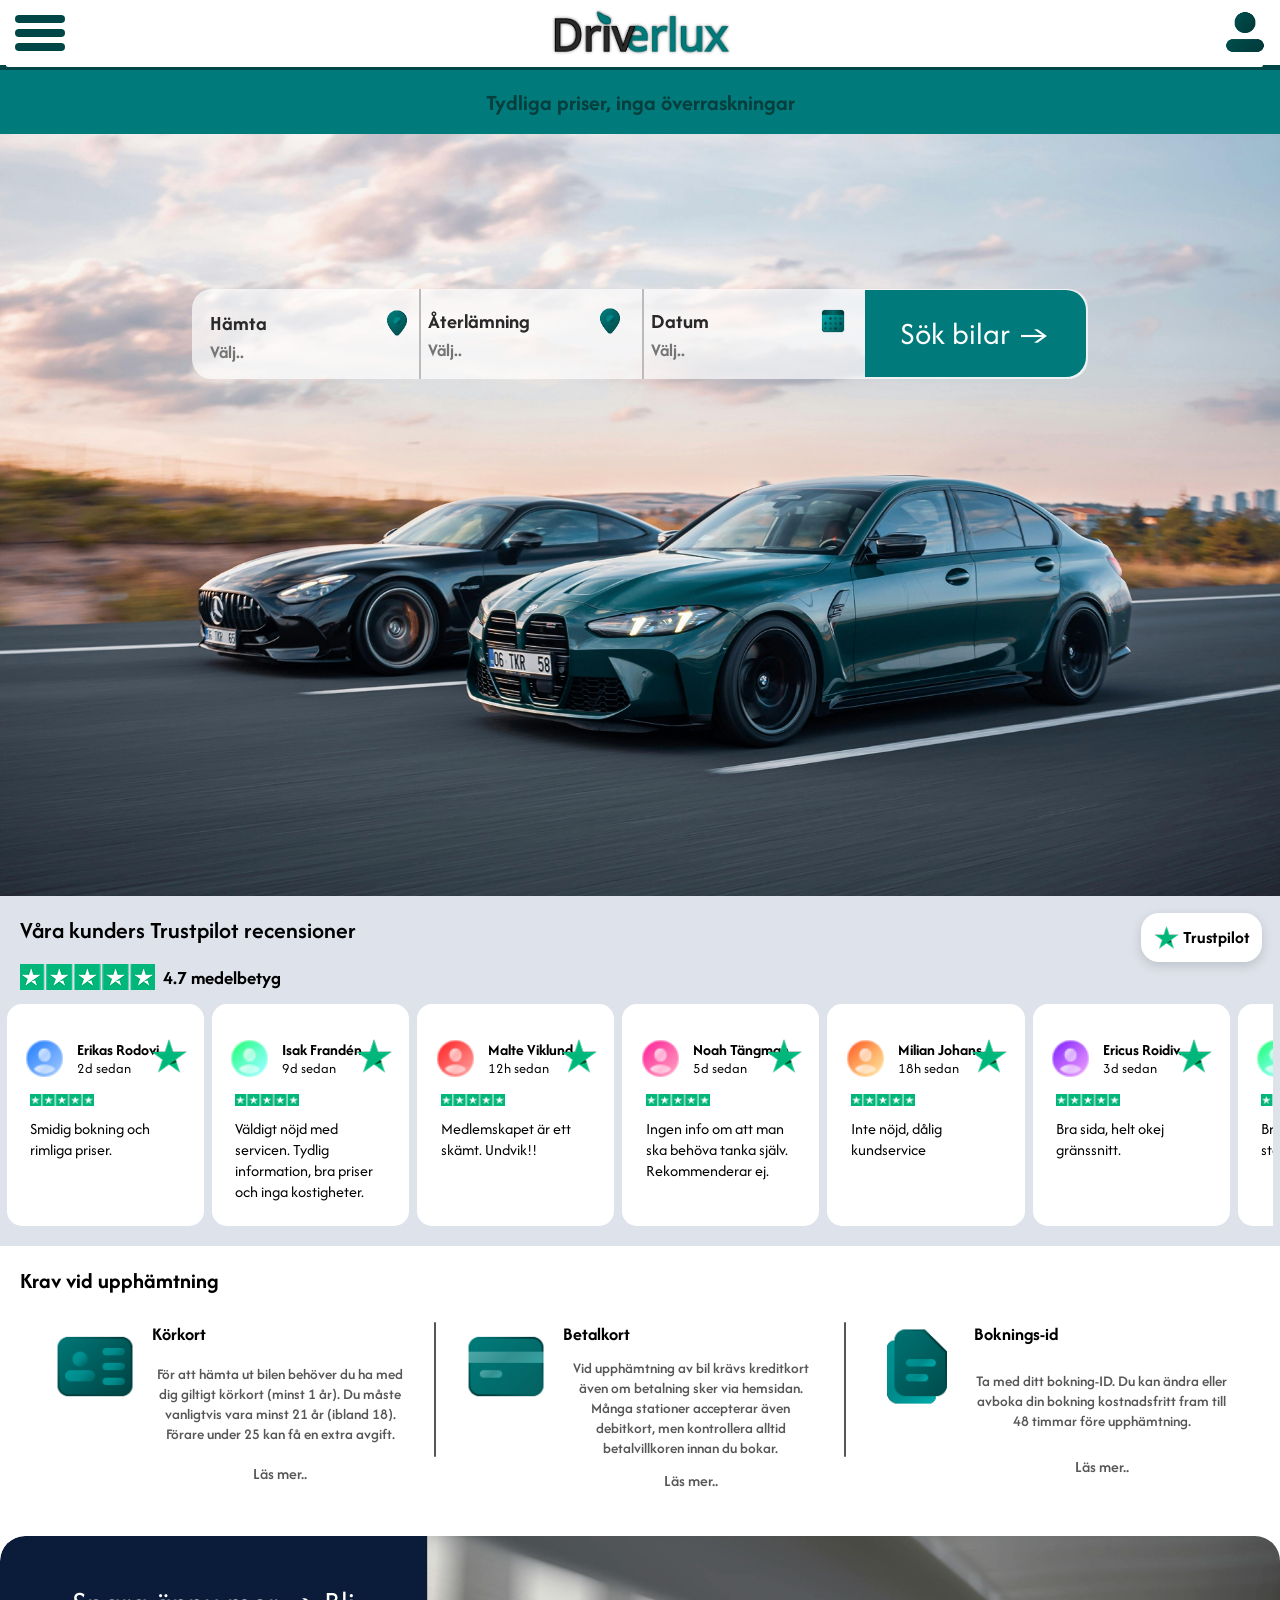
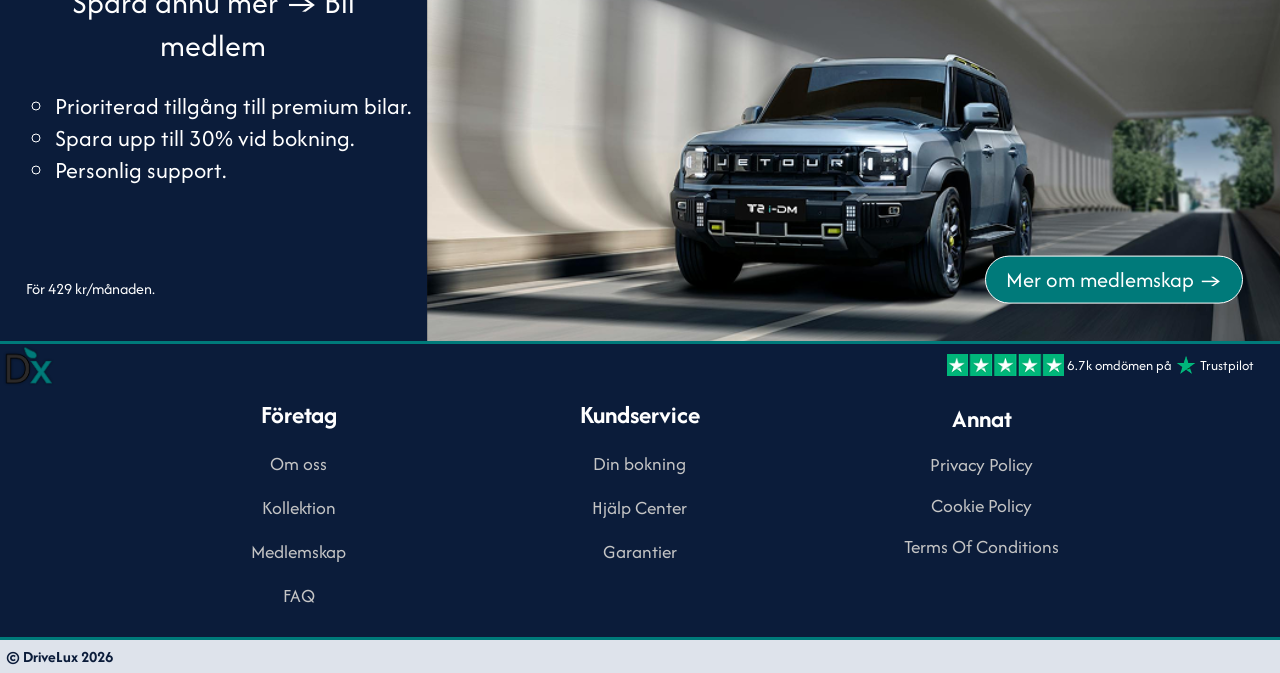
<file: index.html>
<!DOCTYPE html>
<html lang="en">
<head>
    <meta charset="UTF-8">
    <meta name="viewport" content="width=device-width, initial-scale=1.0">
    <title>Driverlux</title>
    <link rel="icon" href="bilder/icon30w.png" type="image/png">
    <link rel="stylesheet" href="css/main.css">
</head>
<body>
    <header>
        <section class="topHeader">
            <label class="hamburgerMenu">
                <input type="checkbox">
            </label>
            <aside class="sidebar">
                <ul>
                    <li><a href="index.html">Hem</a></li>
                    <span class="spanStroke"></span>
                    <li><a href="html/info.html">Information</a></li>
                    <span class="spanStroke"></span>
                    <li><a href="html/collection.html">Kollektion</a></li>
                    <span class="spanStroke"></span>
                    <li><a href="html/info.html">Hjälp Center</a></li>
                    <span class="spanStroke"></span>
                    <li><a href="html/info.html">Om oss</a></li>
                    <span class="spanStroke"></span>
                </ul>
            </aside>
            <img src="bilder/logo400w.png" alt="">
            <img src="bilder/profilelogo.png" alt="">
        </section>
        <div class="detail"></div>
        <nav class="infoBar">
        <h2>Tydliga priser, inga överraskningar</h2>
        </nav>
    </header>

    <script>
        document.querySelector('.topHeader img:first-of-type').addEventListener('click', function(){
            window.location.href = 'index.html';
        });
    </script> <!-- lösning för att inte ändra logo term till a, vilket förstörde hela koden-->
 <!-- HEADER     -->

    <script> // ANIMATION FÖR ATT DÖLJA H2 NÄR MAN SCROLLAR NU NÄR HEADER ÄR STICKY
        const infoBar = document.querySelector(".infoBar");

        function checkScroll(){
            if(window.scrollY > 50){
                infoBar.classList.add("hidden");
            }else{
                infoBar.classList.remove("hidden");
            }
        }

        window.onscroll = checkScroll;
    </script>


    <section class="mainRentSection">
        <div class="rentWindow">
            <nav class="input1">
                    <div class="titleImgSpacer">
                        <p>Hämta</p>
                        <img src="bilder/iconLocation48w.png" alt="">
                    </div>
                    <input type="text" name="" id="" placeholder="Välj..">
            </nav>
            <span class="seperateSpan2"></span>
            <nav class="input2">
               
                    <div class="titleImgSpacer">
                         <p>Återlämning</p>
                        <img src="bilder/iconLocation48w.png" alt="">
                    </div>
                    <input type="text" name="" id="" placeholder="Välj..">
            </nav>
            <span class="seperateSpan"></span>
            <nav class="input3">
                
                    <div class="titleImgSpacer">
                        <p>Datum</p>
                        <img src="bilder/iconCalendar48w.png" alt="">
                    </div>
                    <input type="text" name="" id="" placeholder="Välj..">
            </nav>
            <button class="searchButton"><a href="html/rentalCars.html" class="searchButton">Sök bilar →</a></button>
        </div>
    </section>

    <section class="trustpilotSection">
        <div class="gridContainer">
            <h2>Våra kunders Trustpilot recensioner</h2>
            <div class="rating">
                <img src="bilder2/5trustpilotstars.png" alt="">
                <h3>4.7 medelbetyg</h3>
            </div>
            <nav class="logoTitle">
                <img src="bilder2/trustpilotlogo.png" alt="">
                <h3 class="trustpilotName">Trustpilot</h3>
            </nav>
        </div>



    <article class="reviewSection">
        <div class="reviewAnimation">
            <div class="reviewContainer">
                <nav class="gridReview">
                    <img class="pfpReview" src="bilder/pfpBlue32w.png" alt="">
                    <h4>Erikas Rodovicius</h4>
                    <p>2d sedan</p>
                    <img class="tpLogo" src="bilder2/trustpilotlogo.png" alt="">
                </nav>
                <img class="starRating" src="bilder2/5trustpilotstars.png" alt="">
                <p class="review">Smidig bokning och rimliga priser. </p>
            </div>

            <div class="reviewContainer">
                <nav class="gridReview">
                    <img class="pfpReview" src="bilder/pfpGreen32w.png" alt="">
                    <h4>Isak Frandén</h4>
                    <p>9d sedan</p>
                    <img class="tpLogo" src="bilder2/trustpilotlogo.png" alt="">
                </nav>
                <img class="starRating" src="bilder2/5trustpilotstars.png" alt="">
                <p class="review">Väldigt nöjd med servicen. Tydlig information, bra priser och inga kostigheter.</p>
            </div>
            <div class="reviewContainer">
                <nav class="gridReview">
                    <img class="pfpReview" src="bilder/pfpRed32w.png" alt="">
                    <h4>Malte Viklund</h4>
                    <p>12h sedan</p>
                    <img class="tpLogo" src="bilder2/trustpilotlogo.png" alt="">
                </nav>
                <img class="starRating" src="bilder2/5trustpilotstars.png" alt="">
                <p class="review">Medlemskapet är ett skämt. Undvik!!</p>
            </div>
            <div class="reviewContainer">
                <nav class="gridReview">
                    <img class="pfpReview" src="bilder/pfpPink32w.png" alt="">
                    <h4>Noah Tängman</h4>
                    <p>5d sedan</p>
                    <img class="tpLogo" src="bilder2/trustpilotlogo.png" alt="">
                </nav>
                <img class="starRating" src="bilder2/5trustpilotstars.png" alt="">
                <p class="review">Ingen info om att man ska behöva tanka själv. Rekommenderar ej.</p>
            </div>
            <div class="reviewContainer">
                <nav class="gridReview">
                    <img class="pfpReview" src="bilder/pfpOrange32w.png" alt="">
                    <h4>Milian Johansson</h4>
                    <p>18h sedan</p>
                    <img class="tpLogo" src="bilder2/trustpilotlogo.png" alt="">
                </nav>
                <img class="starRating" src="bilder2/5trustpilotstars.png" alt="">
                <p class="review">Inte nöjd, dålig kundservice</p>
            </div>
            <div class="reviewContainer">
                <nav class="gridReview">
                    <img class="pfpReview" src="bilder/pfpPurple32w.png" alt="">
                    <h4>Ericus Roidivus</h4>
                    <p>3d sedan</p>
                    <img class="tpLogo" src="bilder2/trustpilotlogo.png" alt="">
                </nav>
                <img class="starRating" src="bilder2/5trustpilotstars.png" alt="">
                <p class="review">Bra sida, helt okej gränssnitt.</p>
            </div>
            <div class="reviewContainer">
                <nav class="gridReview">
                    <img class="pfpReview" src="bilder/pfpGreen32w.png" alt="">
                    <h4>Walte Viklund</h4>
                    <p>7d sedan</p>
                    <img class="tpLogo" src="bilder2/trustpilotlogo.png" alt="">
                </nav>
                <img class="starRating" src="bilder2/5trustpilotstars.png" alt="">
                <p class="review">Bra, Rekommenderar starkt!</p>
            </div>

            
                <div class="reviewContainer duplicate">
                    <nav class="gridReview">
                        <img class="pfpReview" src="bilder/pfpBlue32w.png" alt="">
                        <h4>Erikas Rodovicius</h4>
                        <p>2d sedan</p>
                        <img class="tpLogo" src="bilder2/trustpilotlogo.png" alt="">
                    </nav>
                    <img class="starRating" src="bilder2/5trustpilotstars.png" alt="">
                    <p class="review">Smidig bokning och rimliga priser. </p>
                </div>

                <div class="reviewContainer duplicate">
                    <nav class="gridReview">
                        <img class="pfpReview" src="bilder/pfpGreen32w.png" alt="">
                        <h4>Isak Frandén</h4>
                        <p>9d sedan</p>
                        <img class="tpLogo" src="bilder2/trustpilotlogo.png" alt="">
                    </nav>
                    <img class="starRating" src="bilder2/5trustpilotstars.png" alt="">
                    <p class="review">Väldigt nöjd med servicen. Tydlig information, bra priser och inga kostigheter.</p>
                </div>
                <div class="reviewContainer duplicate">
                    <nav class="gridReview">
                        <img class="pfpReview" src="bilder/pfpRed32w.png" alt="">
                        <h4>Malte Viklund</h4>
                        <p>12h sedan</p>
                        <img class="tpLogo" src="bilder2/trustpilotlogo.png" alt="">
                    </nav>
                    <img class="starRating" src="bilder2/5trustpilotstars.png" alt="">
                    <p class="review">Medlemskapet är ett skämt. Undvik!!</p>
                </div>
                <div class="reviewContainer duplicate">
                    <nav class="gridReview">
                        <img class="pfpReview" src="bilder/pfpPink32w.png" alt="">
                        <h4>Noah Tängman</h4>
                        <p>5d sedan</p>
                        <img class="tpLogo" src="bilder2/trustpilotlogo.png" alt="">
                    </nav>
                    <img class="starRating" src="bilder2/5trustpilotstars.png" alt="">
                    <p class="review">Ingen info om att man ska behöva tanka själv. Rekommenderar ej.</p>
                </div>
                <div class="reviewContainer duplicate">
                    <nav class="gridReview">
                        <img class="pfpReview" src="bilder/pfpOrange32w.png" alt="">
                        <h4>Milian Johansson</h4>
                        <p>18h sedan</p>
                        <img class="tpLogo" src="bilder2/trustpilotlogo.png" alt="">
                    </nav>
                    <img class="starRating" src="bilder2/5trustpilotstars.png" alt="">
                    <p class="review">Inte nöjd, dålig kundservice</p>
                </div>
                <div class="reviewContainer duplicate">
                    <nav class="gridReview">
                        <img class="pfpReview" src="/bilder/pfpPurple32w.png" alt="">
                        <h4>Ericus Roidivus</h4>
                        <p>3d sedan</p>
                        <img class="tpLogo" src="bilder2/trustpilotlogo.png" alt="">
                    </nav>
                    <img class="starRating" src="bilder2/5trustpilotstars.png" alt="">
                    <p class="review">Bra sida, helt okej gränssnitt.</p>
                </div>
                <div class="reviewContainer duplicate">
                    <nav class="gridReview">
                        <img class="pfpReview" src="bilder/pfpGreen32w.png" alt="">
                        <h4>Walte Viklund</h4>
                        <p>7d sedan</p>
                        <img class="tpLogo" src="bilder2/trustpilotlogo.png" alt="">
                    </nav>
                    <img class="starRating" src="bilder2/5trustpilotstars.png" alt="">
                    <p class="review">Bra, Rekommenderar starkt!</p>
                </div>
         </div>
    </article>
    </section>
    <script>
    var names = document.querySelectorAll('.gridReview h4');

    for(var i = 0; i < names.length; i++){ //för att korta ner namnen om de är för långa
        if (names[i].textContent.length > 13){
            names[i].textContent = names[i].textContent.slice(0, 13) + '..';
        }
    }

    var times = document.querySelectorAll('.gridReview p'); //samma men när den är publicerad
    for(var i = 0; i < times.length; i++){
        if(times[i].textContent.length > 10){
            times[i].textContent = times[i].textContent.slice(0, 10) + '..';
        }
    }
    </script>

    <section class="importantInfoSection">

        <h3 class="h3important">Krav vid upphämtning</h3>

        <div class="flexContainer">
            <nav>
                <img src="bilder/identificationImg.png" alt="">
                <p class="infoText">För att hämta ut bilen behöver du ha med dig giltigt körkort (minst 1 år). Du måste vanligtvis vara minst 21 år (ibland 18). Förare under 25 kan få en extra avgift.</p>
                <h5>Körkort</h5>
                <p>Läs mer..</p>
            </nav>
            <span class="seperateSpan">.</span>
            <nav>
                <img src="bilder/cardImg.png" alt="">
                <p class="infoText">Vid upphämtning av bil krävs kreditkort även om betalning sker via hemsidan. Många stationer accepterar även debitkort, men kontrollera alltid betalvillkoren innan du bokar.</p>
                <h5>Betalkort</h5>
                <p>Läs mer..</p>
            </nav>
            <span class="seperateSpan">.</span>
            <nav>
                <img src="bilder/documentsImg.png" alt="">
                <p class="infoText">Ta med ditt bokning-ID. Du kan ändra eller avboka din bokning kostnadsfritt fram till 48 timmar före upphämtning.</p>
                <h5>Boknings-id</h5>
                <p>Läs mer..</p>
            </nav>
        </div>
    </section>

    <script>
    var navs = document.querySelectorAll('.flexContainer nav'); 
 
    for(var i = 0; i < navs.length; i++){ // för att hela nav ska bli klickbar
        navs[i].onclick = function(){
            window.location.href = 'html/info.html';
        }
    }
    </script> <!-- lösning för att inte ändra logo term till a, snabbaste lösningen och fungerar-->

<article class="memberAd">

    <div class="memberContainer">
        <h3 class="memberH3">Spara ännu mer → Bli medlem</h3>
        <ul class="textList">
            <li>Prioriterad tillgång till premium bilar.</li>
            <li>Spara upp till 30% vid bokning.</li>
            <li>Personlig support.</li>
        </ul>
        <p>För 429 kr/månaden.</p>
    </div>
    <div class="memberImage"></div>
    <a class="memberMoreButton" href="html/info.html">Mer om medlemskap →</a>
</article>


    <!-- FOOTER -->
    <footer>
        <span class="footerDetail"></span>
        <img class="logoFooter" src="bilder/icon140w.png" alt="">
        <div class="trustPilotInfo">
            <img src="bilder2/5trustpilotstars.png" class="5TPStarsFooter" alt="">
            <h6>6.7k omdömen på</h6>
            <img src="bilder2/trustpilotlogo.png" alt="">
            <h6>Trustpilot</h6>
        </div>

        
        <div class="footerLinks">
            <nav class="FöretagLinks">
                <h4>Företag</h4>
                <p><a href="html/info.html">Om oss</a></p>
                <p><a href="html/collection.html">Kollektion</a></p>
                <p><a href="html/info.html">Medlemskap</a></p>
                <p><a href="html/info.html">FAQ</a></p>
            </nav>
            <nav class="KundserviceLinks">
                <h4>Kundservice</h4>
                <p>Din bokning</p>
                <p><a href="html/info.html">Hjälp Center</a></p>
                <p>Garantier</p>
            </nav>
        </div>
        <span class="seperateSpanFooter"></span>
        <div class="extraLinksBottom">
            <h4 class="titleOther">Annat</h4>
            <p>Privacy Policy</p>
            <p>Cookie Policy</p>
            <p>Terms Of Conditions</p>
        </div>
        <span class="footerDetail2"></span>
        <h6 class="copyRightText">© DriveLux 2026</h6>
    </footer>

    
</body>
</html>
</file>
<file: css/main.css>
@import url("https://fonts.googleapis.com/css2?family=Afacad:ital,wght@0,400..700;1,400..700&display=swap");
body {
  margin: 0;
}
body header {
  background-color: #FFFFFF;
  width: 100%;
  position: sticky;
  top: 0;
  z-index: 9999;
  height: 7vh;
  background-color: #FFFFFF;
  width: 100%;
}
body header .topHeader {
  display: flex;
  align-items: center;
  padding: 0 10px;
  position: relative;
  min-height: 65px;
}
body header .topHeader .hamburgerMenu {
  top: 1%;
  width: 50px;
  position: relative;
  z-index: 2;
}
body header .topHeader img:first-of-type {
  max-width: 190px;
  height: auto;
  position: absolute;
  left: 50%;
  transform: translateX(-50%);
  z-index: 1;
  cursor: pointer;
}
body header .topHeader img:last-of-type {
  width: 50px;
  height: 50px;
  -o-object-fit: cover;
     object-fit: cover;
  flex: none;
  width: 50px;
  margin-left: auto;
  position: relative;
  z-index: 2;
  cursor: pointer;
}
body header .detail {
  background-color: #014646;
  height: 5px;
  width: 100%;
}
body header .infoBar {
  background-color: #007A7A;
  transition: transform 0.3s ease, opacity 0.3s ease;
  transform: translateY(0);
  opacity: 1;
  z-index: 2;
}
body header .infoBar h2 {
  font-family: "Afacad", sans-serif;
  font-optical-sizing: auto;
  font-weight: 10px;
  font-style: normal;
  color: #073F3F;
  margin: 0;
  height: 64px;
  text-align: center;
  display: flex;
  align-items: center;
  justify-content: center;
  font-size: 2.5vh;
}
body header .infoBar.hidden {
  transform: translateY(-20px);
  opacity: 0;
  pointer-events: none;
}

.TEMPspacer {
  height: 300px;
}

.mainRentSection {
  position: relative;
  height: auto;
  width: auto;
  aspect-ratio: 1/1.143;
  background-image: url("/bilder2/2carsmainPHONE.png");
  background-size: cover;
  background-position: center;
  background-repeat: no-repeat;
}
.mainRentSection .rentWindow {
  position: absolute;
  inset: 0;
  display: flex;
  flex-direction: column;
  justify-content: space-between;
  align-items: center;
  background-color: rgba(255, 255, 255, 0.692);
  width: 70vw;
  height: 33vh;
  margin: auto;
  border-radius: 20px;
  top: -18vh;
}
.mainRentSection .rentWindow nav:first-child {
  margin-top: 10px;
}
.mainRentSection .rentWindow nav {
  background-color: rgba(255, 255, 255, 0);
  width: 90%;
  height: auto;
  margin-top: 0px;
  padding: 0px;
  display: flex;
  flex-direction: column;
  gap: 0px;
}
.mainRentSection .rentWindow nav p {
  background-color: rgba(255, 255, 255, 0);
  /*FONT*/
  font-family: "Afacad", sans-serif;
  font-optical-sizing: auto;
  font-weight: 10px;
  font-style: normal;
  /* FONT*/
  color: #292929;
  font-weight: bold;
  font-size: 1.3rem;
  margin: 2px;
}
.mainRentSection .rentWindow nav .titleImgSpacer {
  display: flex;
  justify-content: space-between;
  align-items: center;
}
.mainRentSection .rentWindow nav img {
  height: 30px;
  width: 30px;
}
.mainRentSection .rentWindow nav input {
  background-color: rgb(255, 255, 255);
  border: none;
  outline: none;
  background: transparent;
  box-shadow: none;
  -webkit-appearance: none;
     -moz-appearance: none;
          appearance: none;
  font-weight: bold;
  /*FONT*/
  font-family: "Afacad", sans-serif;
  font-optical-sizing: auto;
  font-weight: 10px;
  font-style: normal;
  /* FONT*/
  font-size: 1.15rem;
}
.mainRentSection .rentWindow .seperateSpan {
  background-color: rgb(107, 107, 107);
  width: 100%;
  height: 2px;
  margin-top: 4px;
}
.mainRentSection .rentWindow .searchButton {
  background-color: #007A7A;
  height: 7.5vh;
  width: 99%;
  margin-bottom: 2px;
  border-radius: 0px 0px 20px 20px;
  border: none;
  font-family: "Afacad", sans-serif;
  font-optical-sizing: auto;
  font-weight: 10px;
  font-style: normal;
  font-size: 2rem;
  color: #FFFFFF;
  text-decoration: none;
}

@media all and (min-width: 600px) {
  .mainRentSection {
    position: relative;
    height: 85vh;
    width: 100%;
    background-image: url("/bilder/largeScreenCarsMain5JPEG.jpg");
  }
  .mainRentSection .rentWindow {
    position: absolute;
    inset: 0;
    display: grid;
    grid-template-columns: 1fr 2px 1fr 2px 1fr 1fr 2px;
    align-items: center;
    background-color: rgba(255, 255, 255, 0.692);
    width: 70vw;
    height: 10vh;
    margin: auto;
    border-radius: 20px;
    top: -40vh;
  }
  .mainRentSection .rentWindow nav:first-child {
    margin-left: 16px;
  }
  .mainRentSection .rentWindow nav {
    background-color: rgba(255, 255, 255, 0);
    width: 90%;
    height: auto;
    margin: 5px;
    padding: 0px;
    display: flex;
    flex-direction: column;
    gap: 0px;
  }
  .mainRentSection .rentWindow nav p {
    background-color: rgba(255, 255, 255, 0);
    color: #292929;
    font-size: 1.3rem;
    margin: 2px;
  }
  .mainRentSection .rentWindow nav .inputImgSpacer {
    display: flex;
    justify-content: space-between;
  }
  .mainRentSection .rentWindow nav .inputImgSpacer input {
    background-color: rgb(255, 255, 255);
    border: none;
    outline: none;
    background: transparent;
    box-shadow: none;
    -webkit-appearance: none;
       -moz-appearance: none;
            appearance: none;
    font-weight: bold;
    font-size: 1.15rem;
  }
  .mainRentSection .rentWindow nav .inputImgSpacer img {
    height: 30px;
    width: 30px;
  }
  .mainRentSection .rentWindow .seperateSpan {
    background-color: rgb(187, 187, 187);
    width: 2px;
    height: 100%;
    margin-bottom: 3px;
  }
  .mainRentSection .rentWindow .seperateSpan2 {
    background-color: rgb(187, 187, 187);
    width: 2px;
    height: 100%;
  }
  .mainRentSection .rentWindow .searchButton {
    background-color: #007A7A;
    height: 96%;
    width: 100%;
    margin-right: 2px;
    margin-top: 2px;
    border-radius: 0px 20px 20px 0px;
    border: none;
  }
}
.trustpilotSection {
  background-color: #DEE3EB;
  padding-bottom: 20px;
}
.trustpilotSection h2,
.trustpilotSection .rating h3,
.trustpilotSection .logoTitle .trustpilotName {
  font-weight: bold;
  font-family: Arial, Helvetica, sans-serif;
}
.trustpilotSection .gridContainer {
  display: grid;
  grid-template-columns: 1fr auto;
  grid-template-rows: 7vh 5vh;
  grid-template-areas: "title logo" "rating rating";
  -moz-column-gap: 20px;
       column-gap: 20px;
  row-gap: 0px;
  align-items: center;
}
.trustpilotSection h2 {
  grid-area: title;
  margin: 5px 0px 0px 20px;
  font-size: 24px;
  line-height: 28px;
  /*FONT*/
  font-family: "Afacad", sans-serif;
  font-optical-sizing: auto;
  font-weight: 600;
  font-style: normal;
  /* FONT*/
}
.trustpilotSection .rating {
  grid-area: rating;
  display: flex;
  align-items: center;
  gap: 8px;
  margin-left: 20px;
  margin-bottom: 1vh;
}
.trustpilotSection .rating h3 {
  font-size: 1.2rem;
  /*FONT*/
  font-family: "Afacad", sans-serif;
  font-optical-sizing: auto;
  font-weight: 10px;
  font-style: normal;
  /* FONT*/
}
.trustpilotSection .logoTitle {
  grid-area: logo;
  display: flex;
  align-items: center;
  justify-content: center;
  gap: 3px;
  margin-right: 2vw;
  background-color: white;
  border-radius: 18px;
  padding: 0px 12px;
  font-size: 0.9rem;
  height: 5.5vh;
  box-shadow: 0 4px 12px rgba(0, 0, 0, 0.15);
  margin-top: 5%;
}
.trustpilotSection .logoTitle img {
  height: 3vh;
}
.trustpilotSection .logoTitle .trustpilotName {
  font-size: 1.1rem;
  /*FONT*/
  font-family: "Afacad", sans-serif;
  font-optical-sizing: auto;
  font-weight: 10px;
  font-style: normal;
  /* FONT*/
}
.trustpilotSection .reviewSection .reviewAnimation {
  display: flex;
  gap: 3px;
}
.trustpilotSection .reviewSection {
  display: flex;
  gap: 5px;
  margin: auto 7px;
  overflow-x: auto;
  scroll-snap-type: x mandatory;
  scrollbar-width: none;
}
.trustpilotSection .reviewSection::-webkit-scrollbar {
  display: none;
}
.trustpilotSection .reviewSection .duplicate {
  display: none;
}
.trustpilotSection .reviewSection .reviewContainer {
  background-color: #FFFFFF;
  height: auto;
  padding: 5px;
  border-radius: 15px;
  margin-left: 5px;
  padding-top: 2px;
  flex: 0 0 50vw;
  scroll-snap-align: start;
}
.trustpilotSection .reviewSection .reviewContainer .gridReview {
  display: grid;
  grid-template-columns: auto 1fr auto;
  grid-template-rows: 20px auto;
  -moz-column-gap: 10px;
       column-gap: 10px;
  row-gap: 5px;
  grid-template-areas: "pfp user logo" "pfp date logo";
}
.trustpilotSection .reviewSection .reviewContainer .gridReview .pfpReview {
  grid-area: pfp;
  width: 45px;
  height: 45px;
  align-self: center;
  border-radius: 50px;
  margin-top: 5px;
}
.trustpilotSection .reviewSection .reviewContainer .gridReview h4 {
  grid-area: user;
  font-size: 1rem;
  align-self: start;
  justify-self: start;
  font-family: "Afacad", sans-serif;
  line-height: 1.1;
  min-width: 0;
  max-width: 120px;
  white-space: nowrap;
  overflow: hidden;
}
.trustpilotSection .reviewSection .reviewContainer .gridReview p {
  grid-area: date;
  font-size: 0.9rem;
  align-self: start;
  justify-self: start;
  font-family: "Afacad", sans-serif;
}
.trustpilotSection .reviewSection .reviewContainer .gridReview .tpLogo {
  grid-area: logo;
  width: 40px;
  height: 40px;
  align-self: center;
  justify-self: end;
}
.trustpilotSection .reviewSection .reviewContainer .starRating {
  width: 20vw;
  margin-left: 8px;
}
.trustpilotSection .reviewSection .reviewContainer .review {
  margin: 8px;
  font-family: "Afacad", sans-serif;
  font-size: 1rem;
  font-weight: 400;
}

@media all and (min-width: 600px) {
  .trustpilotSection .reviewSection .duplicate {
    display: block;
  }
  .trustpilotSection .reviewSection .reviewContainer {
    flex: 0 0 13vw;
    padding: 1.2vw;
  }
  .trustpilotSection .reviewSection .reviewContainer .starRating {
    width: 5vw;
  }
  .trustpilotSection .reviewSection .reviewContainer .gridReview .tpLogo {
    grid-area: logo;
    width: 40px;
    height: 40px;
    align-self: center;
    justify-self: end;
  }
  .logoTitle {
    position: relative;
    top: 10%;
    right: -5%;
  }
  .reviewSection {
    overflow: hidden;
  }
  .reviewSection .reviewAnimation {
    display: flex;
    gap: 5px;
    animation: scrollRight 30s linear infinite;
  }
  @keyframes scrollRight {
    0% {
      transform: translateX(-50%);
    }
    100% {
      transform: translateX(0);
    }
  }
}
.h3important {
  /*FONT*/
  font-family: "Afacad", sans-serif;
  font-optical-sizing: auto;
  font-weight: 10px;
  font-style: normal;
  /* FONT*/
  font-size: 1.4rem;
  margin-top: 10px;
  justify-content: start;
  margin-left: 14px;
  margin-bottom: 4px;
}

.flexContainer {
  display: flex;
  justify-content: space-around;
}
.flexContainer .seperateSpan {
  display: none;
}
.flexContainer nav {
  cursor: pointer;
}
.flexContainer nav .infoText {
  display: none;
}
.flexContainer nav img {
  /**/
}
.flexContainer nav h5 {
  /*FONT*/
  font-family: "Afacad", sans-serif;
  font-optical-sizing: auto;
  font-weight: 10px;
  font-style: normal;
  /* FONT*/
  text-align: center;
  font-size: 1.15rem;
  margin: 0;
  margin-top: -1vh;
}
.flexContainer nav p {
  /*FONT*/
  font-family: "Afacad", sans-serif;
  font-optical-sizing: auto;
  font-weight: 550;
  font-style: normal;
  /* FONT*/
  text-align: center;
  margin: 0px;
  font-size: 1rem;
  color: #575757;
}
.flexContainer nav p:hover {
  color: black;
}

.memberAd {
  height: 35vh;
  background-size: cover;
  background-position: center;
  background-repeat: no-repeat;
  border-radius: 20px 20px 0px 0px;
  position: relative;
}
.memberAd .memberH3 {
  text-align: center;
  justify-content: center;
  font-size: 1.6rem;
  /*FONT*/
  font-family: "Afacad", sans-serif;
  font-optical-sizing: auto;
  font-weight: 50;
  font-style: normal;
  /* FONT*/
  padding: 18px;
  background-color: #0B1C3A;
  color: #FFFFFF;
  border-radius: 20px 20px 0px 0px;
}
.memberAd {
  background-image: url("/bilder2/memberSuvCar.png");
}
.memberAd .memberMoreButton {
  position: absolute;
  bottom: 0%;
  left: 50%;
  transform: translate(-50%, -50%);
  height: 50px;
  text-align: center;
  border-radius: 30px;
  background-color: #007A7A;
  color: #FFFFFF;
  font-size: 1.3rem;
  border-color: #FFFFFF;
  border: 1.3px white solid;
  /*FONT*/
  font-family: "Afacad", sans-serif;
  font-optical-sizing: auto;
  font-weight: 250;
  font-style: normal;
  /* FONT*/
  width: 52vw;
  text-decoration: none;
  line-height: 2.2;
}
.memberAd .memberMoreButton a {
  color: #FFFFFF;
}
.memberAd .memberContainer ul li {
  display: none;
}
.memberAd .memberContainer p {
  display: none;
}

@media all and (min-width: 600px) {
  .h3important {
    font-size: 1.4rem;
    margin-top: 20px;
    justify-content: start;
    margin-left: 20px;
    margin-bottom: 3vh;
  }
  .flexContainer {
    display: flex;
    flex-direction: row;
    gap: 2vw;
    justify-content: center;
  }
  .flexContainer .seperateSpan {
    background-color: #575757;
    width: 2px;
    height: 15vh;
    display: inline-block;
    border-radius: 50px;
    color: rgba(255, 255, 255, 0);
  }
  .flexContainer {
    width: 80vw;
    margin: auto;
  }
  .flexContainer nav {
    display: grid;
    grid-template-columns: 7vw 20vw;
    grid-template-rows: auto auto;
    grid-template-areas: "img title" "img text" "img more";
    gap: 12px;
    align-items: start;
  }
  .flexContainer nav img {
    grid-area: img;
    width: 7vw;
    height: auto;
  }
  .flexContainer nav h5 {
    grid-area: title;
    margin: 0;
    text-align: left;
  }
  .flexContainer nav p {
    grid-area: more;
  }
  .flexContainer nav .infoText {
    display: block;
    grid-area: text;
    margin: 0;
    font-size: 0.95rem;
    color: #575757;
  }
  .memberAd {
    margin-top: 5vh;
    position: relative;
    height: 45vh;
    border-radius: 20px;
    overflow: hidden;
    background: none;
    display: grid;
    grid-template-columns: 1fr 2fr;
    grid-template-areas: "info image";
    border-radius: 25px 0px 0px 0px;
  }
  .memberAd .memberContainer {
    background-color: #0B1C3A;
    border-radius: 25px 0px 0px 0px;
    grid-area: info;
    display: grid;
    grid-template-columns: 1fr;
    grid-template-rows: 15vh 15vh 15vh;
    grid-template-areas: "title" "text" "price";
    height: 100%;
    color: white;
  }
  .memberAd .memberContainer .memberH3 {
    grid-area: title;
    margin-top: 3vh;
    font-size: 2rem;
    height: 12vh;
  }
  .memberAd .memberContainer .textList {
    grid-area: text;
    list-style: circle;
    margin: auto;
    font-size: 1.5rem;
    font-family: "Afacad", sans-serif;
    font-weight: 400;
  }
  .memberAd .memberContainer .textList li {
    display: list-item;
  }
  .memberAd .memberContainer p {
    grid-area: price;
    margin-left: 2vw;
    margin-top: 8vh;
    font-weight: 600;
    font-size: 1rem;
    font-family: "Afacad", sans-serif;
    font-weight: 400;
    display: block;
  }
  .memberAd .memberImage {
    grid-area: image;
    border-radius: 0px 25px 0px 0px;
    background-image: url("/bilder2/memberSuvCar.png");
    background-size: cover;
    background-position: center;
    width: 100%;
    height: 100%;
  }
  .memberAd .memberMoreButton {
    position: absolute;
    bottom: 3%;
    left: 87%;
    height: 5.2vh;
    border: 1.3px white solid;
    border-radius: 50px;
    width: 20vw;
    background-color: #007A7A;
    color: #FFFFFF;
    font-size: 1.4rem;
    display: flex;
    align-items: center;
    justify-content: center;
    text-decoration: none;
  }
}
footer {
  background-color: #0B1C3A;
  position: relative;
}
footer .logoFooter {
  display: flex;
  justify-content: center;
  align-items: center;
  gap: 10px;
  color: #FFFFFF;
  height: 5vh;
  width: auto;
}
footer .footerDetail {
  display: block;
  height: 3px;
  width: 100%;
  background-color: #007A7A;
}
footer .trustPilotInfo {
  display: flex;
  justify-content: center;
  align-items: center;
  gap: 3px;
  margin-top: 0px;
  color: #FFFFFF;
  height: 4vh;
  position: absolute;
  right: 2%;
  top: 2%;
}
footer .trustPilotInfo img {
  height: 2.5vh;
  width: auto;
}
footer .trustPilotInfo h6 {
  /* FONT */
  font-family: "Afacad", sans-serif;
  /* FONT */
  font-weight: 300;
  font-size: 0.9rem;
}
footer .footerLinks {
  display: flex;
  justify-content: space-evenly;
  text-align: center;
  color: #FFFFFF;
}
footer .footerLinks nav h4 {
  margin: 8px;
  font-size: 1.6rem;
  /* FONT */
  font-family: "Afacad", sans-serif;
  font-optical-sizing: auto;
  font-weight: 10px;
  font-style: normal;
  /* FONT */
}
footer .footerLinks nav p {
  /* FONT */
  font-family: "Afacad", sans-serif;
  font-optical-sizing: auto;
  font-weight: 10px;
  font-style: normal;
  /* FONT */
  font-size: 1.2rem;
  color: #c5c5c5;
}
footer .footerLinks nav p a {
  text-decoration: none;
  color: #c5c5c5;
}
footer .footerLinks nav p a:hover {
  color: #FFFFFF;
}
footer .footerLinks nav p:hover {
  color: #FFFFFF;
  cursor: pointer;
}
footer .seperateSpanFooter {
  display: block;
  height: 2px;
  width: 80%;
  background-color: white;
  margin: auto;
}
footer .extraLinksBottom {
  display: flex;
  justify-content: center;
  gap: 20px;
  color: #FFFFFF;
  height: 5vh;
}
footer .extraLinksBottom p {
  /* FONT */
  font-family: "Afacad", sans-serif;
  font-optical-sizing: auto;
  font-weight: 10px;
  font-style: normal;
  /* FONT */
  font-size: 18px;
  color: #c5c5c5;
}
footer .extraLinksBottom p:hover {
  color: #FFFFFF;
  cursor: pointer;
}
footer .footerDetail2 {
  display: block;
  height: 3px;
  width: 100%;
  background-color: #007A7A;
  margin-top: 10px;
}
footer .copyRightText {
  text-align: left;
  margin: 0px;
  font-size: 16px;
  padding: 6px;
  background-color: #DEE3EB;
  color: #0B1C3A;
  /* FONT */
  font-family: "Afacad", sans-serif;
  font-optical-sizing: auto;
  font-weight: 10px;
  font-style: normal;
  /* FONT */
}

.titleOther {
  display: none;
}

@media all and (min-width: 600px) {
  footer .seperateSpanFooter {
    display: none;
  }
  footer .footerLinks {
    display: grid;
    grid-template-columns: 1fr 1fr 1fr;
    width: 80%;
    margin: auto;
    align-items: start;
    text-align: center;
  }
  footer .footerLinks nav {
    width: 100%;
  }
  footer .extraLinksBottom {
    position: absolute;
    top: 42%;
    right: 10%;
    transform: translateY(-50%);
    width: 26.6%;
    display: flex;
    flex-direction: column;
    justify-content: flex-start;
    align-items: center;
    text-align: center;
    gap: 0;
    height: auto;
  }
  footer .extraLinksBottom h4 {
    margin: 8px;
    font-size: 1.6rem;
    font-family: "Afacad", sans-serif;
    font-optical-sizing: auto;
    font-weight: 10px;
    font-style: normal;
    color: #FFFFFF;
  }
  footer .extraLinksBottom p {
    margin: 8px;
    font-size: 1.2rem;
    color: #c5c5c5;
    font-family: "Afacad", sans-serif;
    font-optical-sizing: auto;
    font-weight: 10px;
    font-style: normal;
  }
  footer .extraLinksBottom p:hover {
    color: #FFFFFF;
    cursor: pointer;
  }
  footer .titleOther {
    display: block;
  }
}
:root {
  --bar-width: 50px;
  --bar-height: 8px;
  --hamburger-gap: 6px;
  --foreground: #014646;
  --background: white;
  --hamburger-margin: 8px;
  --animation-timing: 200ms ease-in-out;
  --hamburger-height: calc(var(--bar-height) * 3 + var(--hamburger-gap) * 2);
}

.hamburgerMenu {
  --x-width: calc(var(--hamburger-height) * 1.41421356237);
  display: flex;
  flex-direction: column;
  gap: var(--hamburger-gap);
  position: absolute;
  width: -moz-max-content;
  width: max-content;
  top: 5px;
  left: 5px;
  z-index: 2;
  cursor: pointer;
}

.hamburgerMenu:has(input:checked) {
  --background: #333;
}

.hamburgerMenu:has(input:focus-visible)::before,
.hamburgerMenu:has(input:focus-visible)::after,
.hamburgerMenu input:focus-visible {
  border: 1px solid var(--background);
  box-shadow: 0 0 0 1px var(--foreground);
}

.hamburgerMenu::before,
.hamburgerMenu::after,
.hamburgerMenu input {
  content: "";
  width: var(--bar-width);
  height: var(--bar-height);
  background-color: var(--foreground);
  border-radius: 25px;
  transform-origin: left center;
  transition: opacity var(--animation-timing), width var(--animation-timing), rotate var(--animation-timing), translate var(--animation-timing), background-color var(--animation-timing);
}

.hamburgerMenu input {
  -webkit-appearance: none;
     -moz-appearance: none;
          appearance: none;
  padding: 0;
  margin: 0;
  outline: none;
  pointer-events: none;
}

.hamburgerMenu:has(input:checked)::before {
  rotate: 45deg;
  width: var(--x-width);
  translate: 0 calc(var(--bar-height) / -2);
}

.hamburgerMenu:has(input:checked)::after {
  rotate: -45deg;
  width: var(--x-width);
  translate: 0 calc(var(--bar-height) / 2);
}

.hamburgerMenu input:checked {
  opacity: 0;
  width: 0;
}

.sidebar {
  position: absolute;
  top: 100%;
  left: 0.5%;
  width: 98%;
  height: 0;
  overflow: hidden;
  background-color: var(--foreground);
  color: var(--background);
  display: flex;
  align-items: center;
  justify-content: center;
  transition: height var(--animation-timing);
  z-index: 999;
  border-radius: 0px 0px 15px 15px;
  border: solid 1.5px white;
}

.sidebar ul {
  display: flex;
  flex-direction: column;
  align-items: center;
  gap: 12px;
}

.hamburgerMenu:has(input:checked) + .sidebar {
  height: 40vh;
}

/* DECORATION */
.sidebar ul {
  list-style: none;
  padding: 0;
  margin: 0;
  display: flex;
  flex-direction: column;
  align-items: center;
  width: 100%;
}
.sidebar ul li {
  color: white;
  font-size: 3.4vh;
  overflow: hidden;
  margin: 0px;
  font-family: "Afacad", sans-serif;
  font-optical-sizing: auto;
  font-weight: 10px;
  font-style: normal;
}
.sidebar ul li a {
  text-decoration: none;
  color: rgb(211, 210, 210);
}
.sidebar ul li a:hover {
  color: white;
}
.sidebar ul .spanStroke {
  display: block;
  height: 2px;
  width: 90%;
  background-color: rgba(255, 255, 255, 0.3);
  margin: 0px auto;
  opacity: 0.9;
}

header {
  margin-bottom: 68px;
}

/* FONT */
/*
        font-family: "Afacad", sans-serif;
        font-optical-sizing: auto;
        font-weight: 10px;
        font-style: normal;
*/
@font-face {
  font-family: "Noto Sans Thai Variable";
  font-style: normal;
  font-display: swap;
  font-weight: 100 900;
  src: url(@fontsource-variable/noto-sans-thai/files/noto-sans-thai-latin-wght-normal.woff2) format("woff2-variations");
  unicode-range: U+0000-00FF, U+0131, U+0152-0153, U+02BB-02BC, U+02C6, U+02DA, U+02DC, U+0304, U+0308, U+0329, U+2000-206F, U+20AC, U+2122, U+2191, U+2193, U+2212, U+2215, U+FEFF, U+FFFD;
}
/* FONT */
/*    font-family: 'Noto Sans Thai Variable', sans-serif;
/* FONT *//*# sourceMappingURL=main.css.map */
</file>
